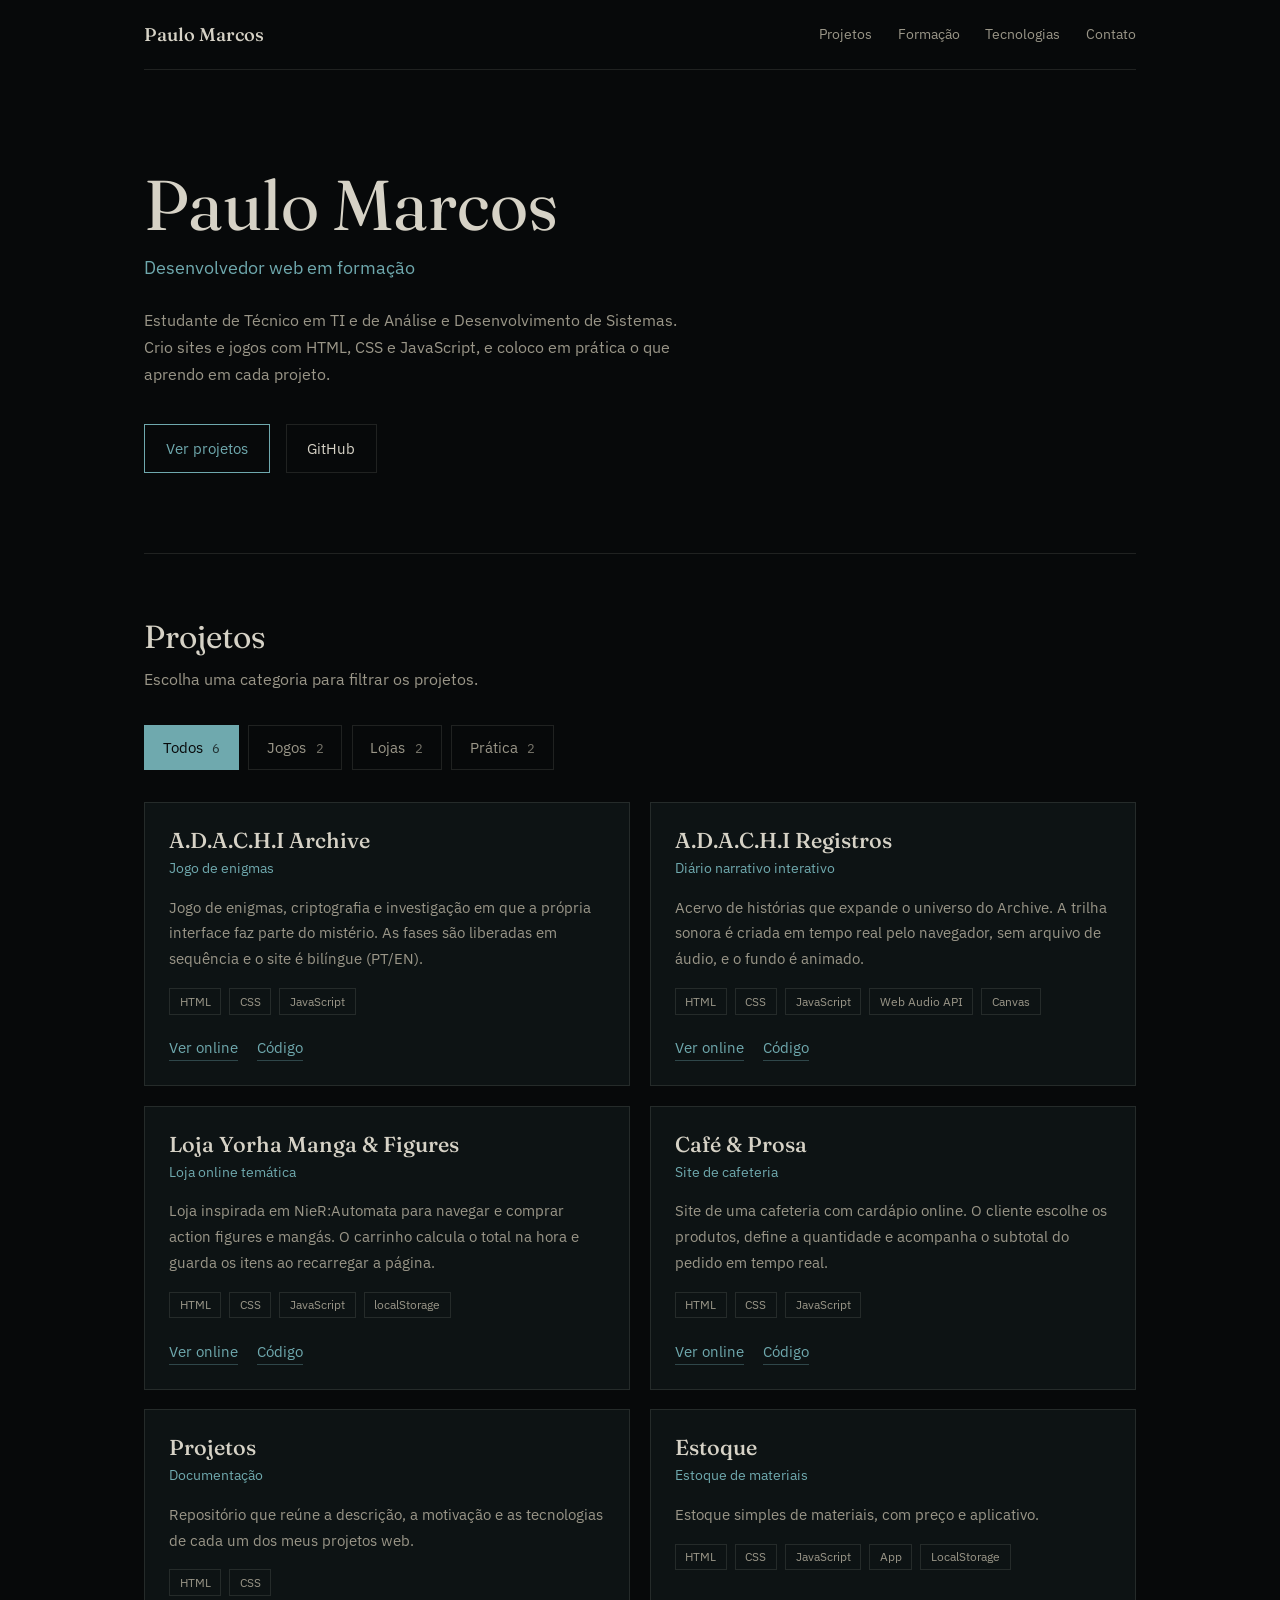
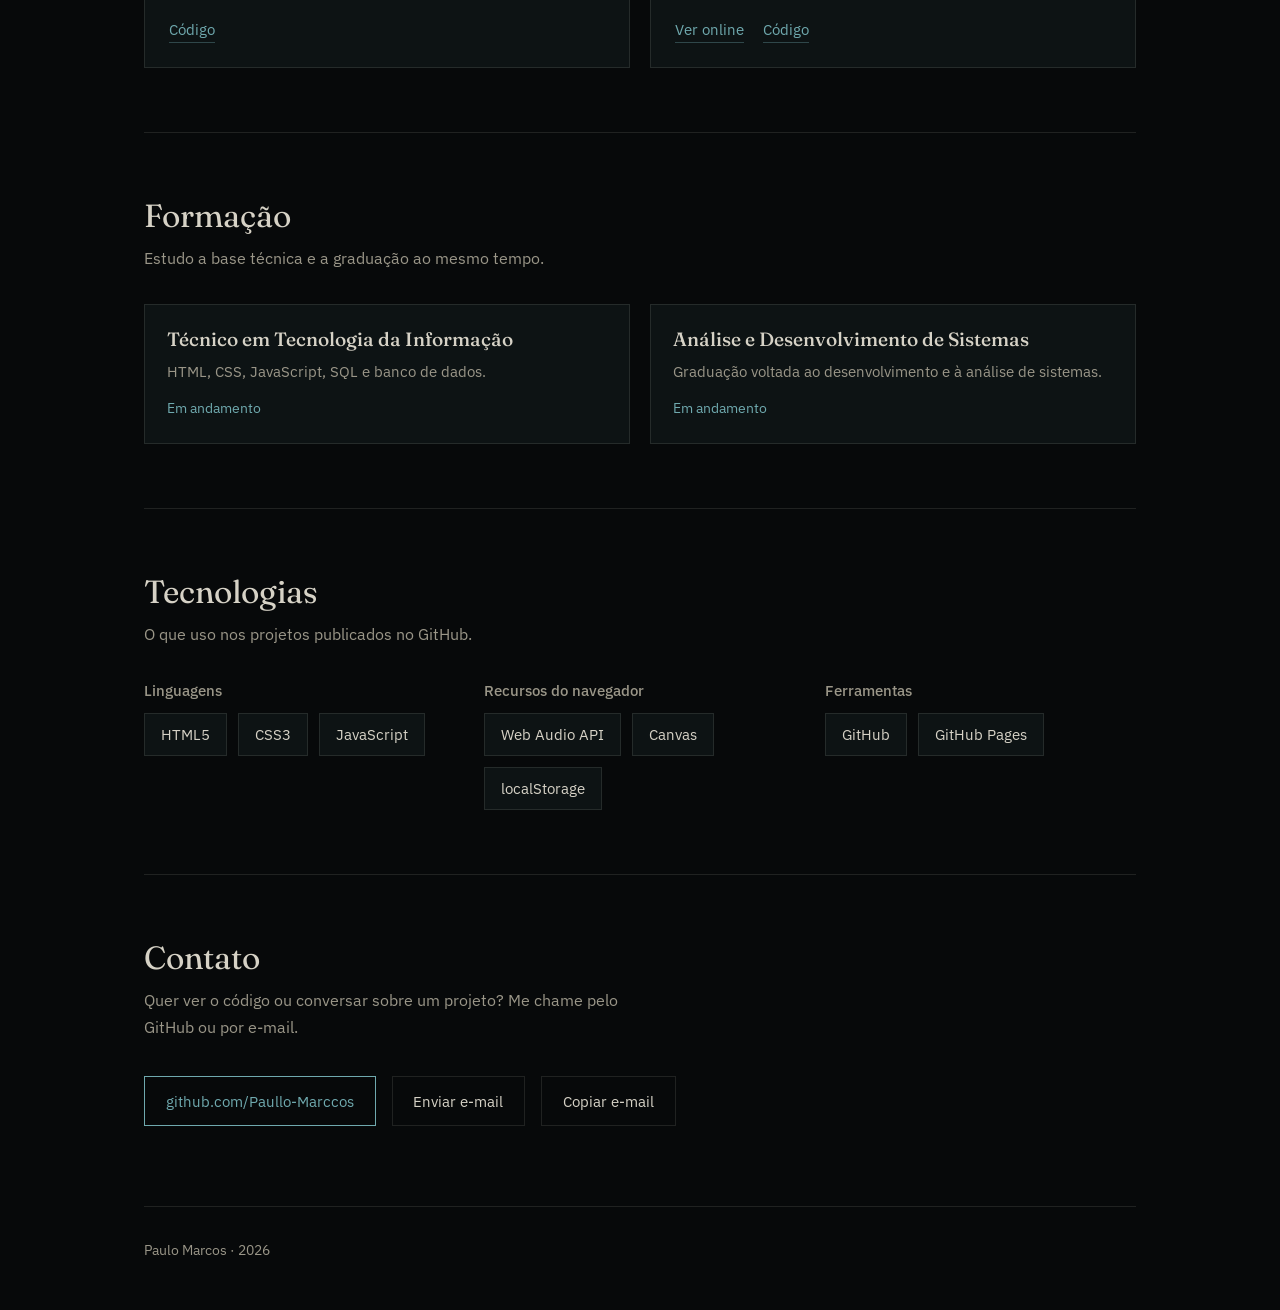
<file: index.html>
<!DOCTYPE html>
<html lang="pt-BR">
<head>
  <meta charset="UTF-8">
  <meta name="viewport" content="width=device-width, initial-scale=1">
  <meta name="author" content="Paullo-Marccos">
  <meta name="description" content="Portfólio de Paulo Marcos: estudante de TI e desenvolvedor web, com projetos em HTML, CSS e JavaScript.">
  <title>Paulo Marcos | Desenvolvedor web</title>
  <link rel="stylesheet" href="css/introducao.css">
  <link rel="preconnect" href="https://fonts.googleapis.com">
  <link rel="preconnect" href="https://fonts.gstatic.com" crossorigin>
  <link href="https://fonts.googleapis.com/css2?family=Fraunces:wght@400;500&family=IBM+Plex+Sans:wght@400;500&display=swap" rel="stylesheet">
</head>
<body>

<div class="wrap">

  <div class="top">
    <span class="logo">Paulo Marcos</span>
    <nav aria-label="Principal">
      <a href="#projetos">Projetos</a>
      <a href="#formacao">Formação</a>
      <a href="#tecnologias">Tecnologias</a>
      <a href="#contato">Contato</a>
    </nav>
  </div>

  <header class="hero">
    <h1>Paulo Marcos</h1>
    <p class="cargo">Desenvolvedor web em formação</p>
    <p class="intro">
      Estudante de Técnico em TI e de Análise e Desenvolvimento de Sistemas.
      Crio sites e jogos com HTML, CSS e JavaScript, e coloco em prática
      o que aprendo em cada projeto.
    </p>
    <div class="cta">
      <a class="btn" href="#projetos">Ver projetos</a>
      <a class="btn ghost" href="https://github.com/Paullo-Marccos" target="_blank" rel="noopener">GitHub</a>
    </div>
  </header>

  <section id="projetos">
    <h2>Projetos</h2>
    <p class="lead">Escolha uma categoria para filtrar os projetos.</p>

    <div class="filtros" role="group" aria-label="Filtrar projetos por categoria">
      <button class="filtro ativo" type="button" data-filtro="todos" aria-pressed="true">Todos <span class="contagem"></span></button>
      <button class="filtro" type="button" data-filtro="jogos" aria-pressed="false">Jogos <span class="contagem"></span></button>
      <button class="filtro" type="button" data-filtro="lojas" aria-pressed="false">Lojas <span class="contagem"></span></button>
      <button class="filtro" type="button" data-filtro="pratica" aria-pressed="false">Prática <span class="contagem"></span></button>
    </div>

    <div class="grade" id="grade">

      <article class="card" data-categoria="jogos">
                    <h3>A.D.A.C.H.I Archive</h3>
                    <p class="tipo">Jogo de enigmas</p>
                    <p>Jogo de enigmas, criptografia e investigação em que a própria interface faz parte do mistério. As fases são liberadas em sequência e o site é bilíngue (PT/EN).</p>
                    <ul class="tags">
                      <li>HTML</li>
                      <li>CSS</li>
                      <li>JavaScript</li>
                    </ul>
                    <div class="links">
                      <a href="https://paullo-marccos.github.io/adachi-archive/" target="_blank" rel="noopener">Ver online</a>
                      <a href="https://github.com/Paullo-Marccos/adachi-archive" target="_blank" rel="noopener">Código</a>
                    </div>
                  </article>

      <article class="card" data-categoria="jogos">
                    <h3>A.D.A.C.H.I Registros</h3>
                    <p class="tipo">Diário narrativo interativo</p>
                    <p>Acervo de histórias que expande o universo do Archive. A trilha sonora é criada em tempo real pelo navegador, sem arquivo de áudio, e o fundo é animado.</p>
                    <ul class="tags">
                      <li>HTML</li>
                      <li>CSS</li>
                      <li>JavaScript</li>
                      <li>Web Audio API</li>
                      <li>Canvas</li>
                    </ul>
                    <div class="links">
                      <a href="https://paullo-marccos.github.io/adachi-registros/" target="_blank" rel="noopener">Ver online</a>
                      <a href="https://github.com/Paullo-Marccos/adachi-registros" target="_blank" rel="noopener">Código</a>
                    </div>
                  </article>

      <article class="card" data-categoria="lojas">
                    <h3>Loja Yorha Manga &amp; Figures</h3>
                    <p class="tipo">Loja online temática</p>
                    <p>Loja inspirada em NieR:Automata para navegar e comprar action figures e mangás. O carrinho calcula o total na hora e guarda os itens ao recarregar a página.</p>
                    <ul class="tags">
                      <li>HTML</li>
                      <li>CSS</li>
                      <li>JavaScript</li>
                      <li>localStorage</li>
                    </ul>
                    <div class="links">
                      <a href="https://paullo-marccos.github.io/Loja-Yorha-Manga-Figures/" target="_blank" rel="noopener">Ver online</a>
                      <a href="https://github.com/Paullo-Marccos/Loja-Yorha-Manga-Figures" target="_blank" rel="noopener">Código</a>
                    </div>
                  </article>

      <article class="card" data-categoria="lojas">
                    <h3>Café &amp; Prosa</h3>
                    <p class="tipo">Site de cafeteria</p>
                    <p>Site de uma cafeteria com cardápio online. O cliente escolhe os produtos, define a quantidade e acompanha o subtotal do pedido em tempo real.</p>
                    <ul class="tags">
                      <li>HTML</li>
                      <li>CSS</li>
                      <li>JavaScript</li>
                    </ul>
                    <div class="links">
                      <a href="https://paullo-marccos.github.io/cafe-prosa-cafeteria/" target="_blank" rel="noopener">Ver online</a>
                      <a href="https://github.com/Paullo-Marccos/cafe-prosa-cafeteria" target="_blank" rel="noopener">Código</a>
                    </div>
                  </article>

      <article class="card" data-categoria="pratica">
                    <h3>Projetos</h3>
                    <p class="tipo">Documentação</p>
                    <p>Repositório que reúne a descrição, a motivação e as tecnologias de cada um dos meus projetos web.</p>
                    <ul class="tags">
                      <li>HTML</li>
                      <li>CSS</li>
                    </ul>
                    <div class="links">
                      <a href="https://github.com/Paullo-Marccos/Projetos" target="_blank" rel="noopener">Código</a>
                    </div>
                  </article>

      <article class="card" data-categoria="pratica">
                    <h3>Estoque</h3>
                    <p class="tipo">Estoque de materiais</p>
                    <p>Estoque simples de materiais, com preço e aplicativo.</p>
                    <ul class="tags">
                      <li>HTML</li>
                      <li>CSS</li>
                      <li>JavaScript</li>
                      <li>App</li>
                      <li>LocalStorage</li>
                    </ul>
                    <div class="links">
                      <a href="https://paullo-marccos.github.io/estoque-com-app/" target="_blank" rel="noopener">Ver online</a>
                      <a href="https://github.com/Paullo-Marccos/estoque-com-app" target="_blank" rel="noopener">Código</a>
                    </div>
                  </article>

    </div>
  </section>

  <section id="formacao">
    <h2>Formação</h2>
    <p class="lead">Estudo a base técnica e a graduação ao mesmo tempo.</p>
    <div class="edu">
      <article>
        <h3>Técnico em Tecnologia da Informação</h3>
        <p>HTML, CSS, JavaScript, SQL e banco de dados.</p>
        <p class="status">Em andamento</p>
      </article>
      <article>
        <h3>Análise e Desenvolvimento de Sistemas</h3>
        <p>Graduação voltada ao desenvolvimento e à análise de sistemas.</p>
        <p class="status">Em andamento</p>
      </article>
    </div>
  </section>

  <section id="tecnologias">
    <h2>Tecnologias</h2>
    <p class="lead">O que uso nos projetos publicados no GitHub.</p>

    <div class="stack-grupos">
      <div>
        <h3>Linguagens</h3>
        <ul class="stack">
          <li>HTML5</li>
          <li>CSS3</li>
          <li>JavaScript</li>
        </ul>
      </div>
      <div>
        <h3>Recursos do navegador</h3>
        <ul class="stack">
          <li>Web Audio API</li>
          <li>Canvas</li>
          <li>localStorage</li>
        </ul>
      </div>
      <div>
        <h3>Ferramentas</h3>
        <ul class="stack">
          <li>GitHub</li>
          <li>GitHub Pages</li>
        </ul>
      </div>
    </div>
  </section>

  <section id="contato" class="contact">
    <h2>Contato</h2>
    <p>Quer ver o código ou conversar sobre um projeto? Me chame pelo GitHub ou por e-mail.</p>
    <div class="cta">
      <a class="btn" href="https://github.com/Paullo-Marccos" target="_blank" rel="noopener">github.com/Paullo-Marccos</a>
      <!-- O e-mail é montado pelo java/index.js para não ficar escrito no HTML (evita robôs de spam) -->
      <a class="btn ghost" id="botao-email" href="#contato" target="_blank" rel="noopener">Enviar e-mail</a>
      <button class="btn ghost" id="botao-copiar" type="button">Copiar e-mail</button>
    </div>
    <p class="aviso-copia" id="aviso-copia" role="status"></p>
  </section>

  <footer>Paulo Marcos · 2026</footer>

</div>

<script src="java/index.js"></script>
</body>
</html>
</file>
<file: css/introducao.css>
/* ===== CORES E BASE ===== */
:root {
  --bg: #07090a;
  --panel: #0d1314;
  --line: rgba(214, 210, 198, 0.12);
  --text: #d6d2c6;
  --dim: #9a9688;
  --aqua: #6fa9ae;
}

* {
  box-sizing: border-box;
  margin: 0;
  padding: 0;
}

html {
  scroll-behavior: smooth;
}

body {
  background: var(--bg);
  color: var(--text);
  font: 400 1rem/1.7 'IBM Plex Sans', sans-serif;
  overflow-x: hidden;
}

a {
  color: inherit;
}

ul {
  list-style: none;
}

:focus-visible {
  outline: 2px solid var(--aqua);
  outline-offset: 3px;
}

.wrap {
  max-width: 1040px;
  margin: 0 auto;
  padding: 0 1.5rem;
}


/* ===== TOPO ===== */
.top {
  display: flex;
  justify-content: space-between;
  align-items: center;
  padding: 1.4rem 0;
  border-bottom: 1px solid var(--line);
  font-size: 0.9rem;
}

.top .logo {
  font: 500 1.15rem 'Fraunces', serif;
}

.top nav {
  display: flex;
  gap: 1.6rem;
}

.top nav a {
  color: var(--dim);
  text-decoration: none;
}

.top nav a:hover {
  color: var(--aqua);
}


/* ===== APRESENTAÇÃO ===== */
.hero {
  padding: 6rem 0 5rem;
}

.hero h1 {
  font: 400 clamp(2.6rem, 7vw, 4.4rem) / 1.1 'Fraunces', serif;
}

.hero .cargo {
  margin-top: 0.5rem;
  color: var(--aqua);
  font-size: 1.15rem;
}

.hero .intro {
  max-width: 56ch;
  margin-top: 1.5rem;
  color: var(--dim);
}


/* ===== BOTÕES ===== */
.cta {
  display: flex;
  flex-wrap: wrap;
  gap: 1rem;
  margin-top: 2.2rem;
}

.btn {
  display: inline-block;
  padding: 0.7rem 1.3rem;
  border: 1px solid var(--aqua);
  color: var(--aqua);
  font-size: 0.92rem;
  text-decoration: none;
  transition: background 0.2s, color 0.2s;
}

.btn:hover {
  background: var(--aqua);
  color: var(--bg);
}

.btn.ghost {
  border-color: var(--line);
  color: var(--text);
}

.btn.ghost:hover {
  background: var(--text);
  color: var(--bg);
}


/* ===== SEÇÕES ===== */
section {
  padding: 4rem 0;
  border-top: 1px solid var(--line);
}

h2 {
  margin-bottom: 0.6rem;
  font: 400 2rem / 1.2 'Fraunces', serif;
}

.lead {
  max-width: 60ch;
  margin-bottom: 2rem;
  color: var(--dim);
}


/* ===== PROJETOS ===== */
.grade {
  display: grid;
  grid-template-columns: repeat(2, 1fr);
  gap: 1.2rem;
}

.card {
  display: flex;
  flex-direction: column;
  padding: 1.5rem;
  background: var(--panel);
  border: 1px solid var(--line);
}

.card h3 {
  font: 500 1.35rem / 1.25 'Fraunces', serif;
}

.card .tipo {
  margin: 0.2rem 0 0.9rem;
  color: var(--aqua);
  font-size: 0.85rem;
}

.card p {
  color: var(--dim);
  font-size: 0.95rem;
}

.tags {
  display: flex;
  flex-wrap: wrap;
  gap: 0.5rem;
  margin-top: 1rem;
}

.tags li {
  padding: 0.1rem 0.6rem;
  border: 1px solid var(--line);
  color: var(--dim);
  font-size: 0.78rem;
}

.links {
  display: flex;
  flex-wrap: wrap;
  gap: 1.2rem;
  margin-top: auto;
  padding-top: 1.3rem;
  font-size: 0.92rem;
}

.links a {
  color: var(--aqua);
  text-decoration: none;
  border-bottom: 1px solid rgba(111, 169, 174, 0.35);
}

.links a:hover {
  border-color: var(--aqua);
}


/* ===== FORMAÇÃO ===== */
.edu {
  display: grid;
  grid-template-columns: repeat(auto-fit, minmax(280px, 1fr));
  gap: 1.2rem;
}

.edu article {
  padding: 1.4rem;
  background: var(--panel);
  border: 1px solid var(--line);
}

.edu h3 {
  margin-bottom: 0.4rem;
  font: 500 1.2rem / 1.3 'Fraunces', serif;
}

.edu p {
  color: var(--dim);
  font-size: 0.95rem;
}

.edu .status {
  margin-top: 0.8rem;
  color: var(--aqua);
  font-size: 0.85rem;
}


/* ===== TECNOLOGIAS ===== */
.stack {
  display: flex;
  flex-wrap: wrap;
  gap: 0.7rem;
}

.stack li {
  padding: 0.5rem 1rem;
  background: var(--panel);
  border: 1px solid var(--line);
  font-size: 0.92rem;
}


/* ===== CONTATO E RODAPÉ ===== */
.contact p {
  max-width: 52ch;
  color: var(--dim);
}

footer {
  padding: 2rem 0 3rem;
  border-top: 1px solid var(--line);
  color: var(--dim);
  font-size: 0.85rem;
}


/* ===== CELULAR ===== */
@media (max-width: 760px) {
  .grade {
    grid-template-columns: 1fr;
  }

  .top {
    flex-direction: column;
    align-items: flex-start;
    gap: 0.8rem;
  }

  .top nav {
    flex-wrap: wrap;
    gap: 1rem;
  }

  .hero {
    padding: 4rem 0 3.5rem;
  }
}

@media (prefers-reduced-motion: reduce) {
  html {
    scroll-behavior: auto;
  }

  .btn,
  .filtro {
    transition: none;
  }
}


/* ===== BOTÃO COPIAR E AVISO ===== */
button.btn {
  background: transparent;
  font-family: inherit;
  cursor: pointer;
}

.aviso-copia {
  margin-top: 1rem;
  color: var(--aqua);
  font-size: 0.92rem;
}


/* ===== FILTROS DE CATEGORIA ===== */
.filtros {
  display: flex;
  flex-wrap: wrap;
  gap: 0.6rem;
  margin-bottom: 2rem;
}

.filtro {
  padding: 0.55rem 1.1rem;
  background: transparent;
  border: 1px solid var(--line);
  color: var(--dim);
  font: inherit;
  font-size: 0.92rem;
  cursor: pointer;
  transition: border-color 0.2s, color 0.2s, background 0.2s;
}

.filtro:hover {
  border-color: var(--aqua);
  color: var(--text);
}

.filtro.ativo {
  background: var(--aqua);
  border-color: var(--aqua);
  color: var(--bg);
}

.contagem {
  margin-left: 0.35rem;
  font-size: 0.8rem;
  opacity: 0.75;
}

/* o atributo hidden precisa vencer o display:flex do card */
.card[hidden] {
  display: none;
}


/* ===== TECNOLOGIAS EM GRUPOS ===== */
.stack-grupos {
  display: grid;
  grid-template-columns: repeat(auto-fit, minmax(220px, 1fr));
  gap: 1.8rem;
}

.stack-grupos h3 {
  margin-bottom: 0.8rem;
  color: var(--dim);
  font: 500 0.95rem 'IBM Plex Sans', sans-serif;
}
</file>
